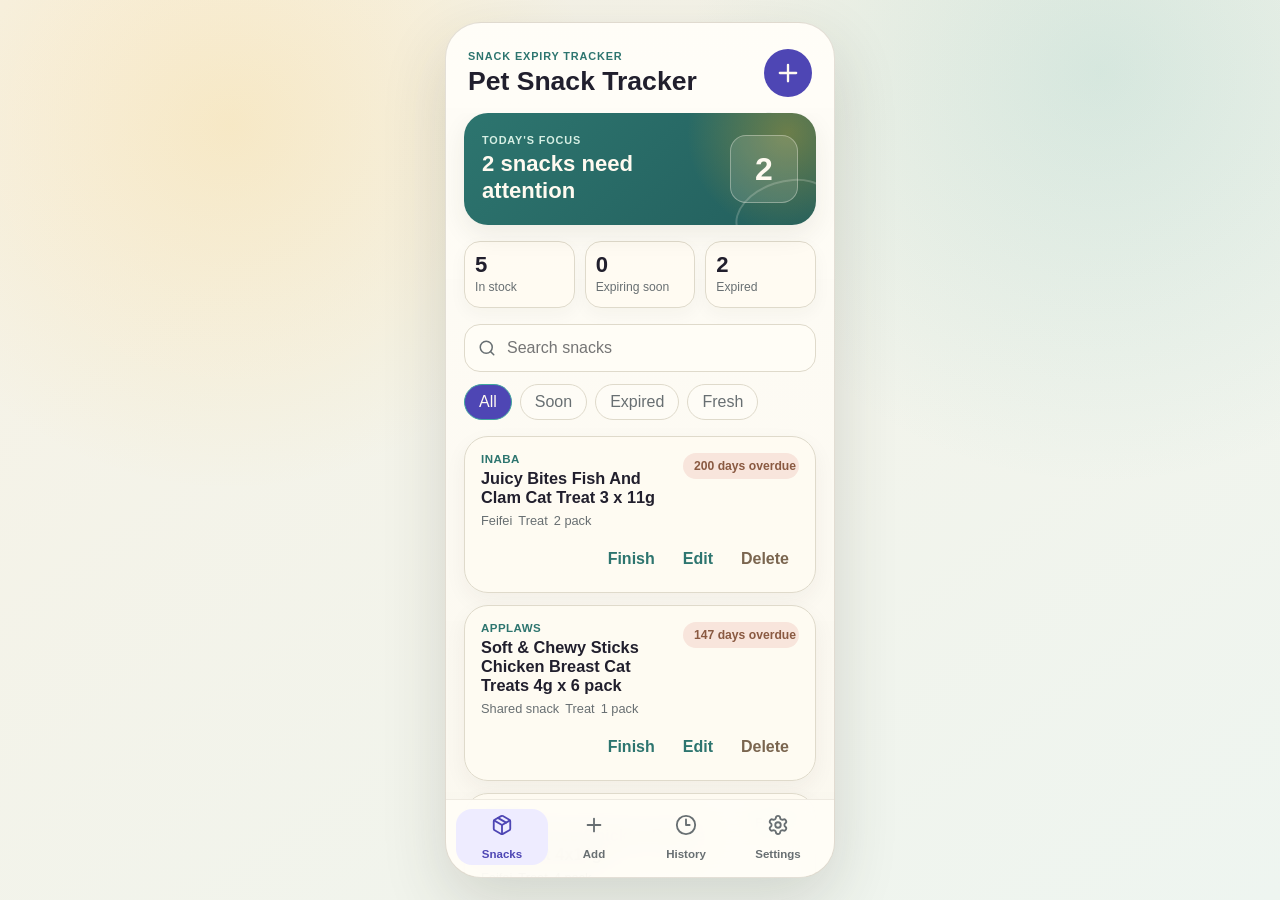
<file: index.html>
<!doctype html>
<html lang="en">
<head>
  <meta charset="utf-8">
  <meta name="viewport" content="width=device-width, initial-scale=1">
  <title>Pet Snack Tracker Prototype</title>
  <link rel="stylesheet" href="./styles.css">
</head>
<body>
  <main class="app-shell" aria-label="Pet Snack Tracker prototype">
    <section class="phone-frame">
      <div class="paw-decoration" aria-hidden="true">
        <svg viewBox="0 0 24 24" focusable="false">
          <g fill="none" stroke="currentColor" stroke-linecap="round" stroke-linejoin="round" stroke-width="2">
            <circle fill="currentColor" cx="11" cy="4" r="2"></circle>
            <circle fill="currentColor" cx="18" cy="8" r="2"></circle>
            <circle fill="currentColor" cx="20" cy="16" r="2"></circle>
            <path fill="currentColor" d="M9 10a5 5 0 0 1 5 5v3.5a3.5 3.5 0 0 1-6.84 1.045q-.64-2.065-2.7-2.705A3.5 3.5 0 0 1 5.5 10Z"></path>
          </g>
        </svg>
      </div>
      <header class="topbar">
        <div>
          <p class="eyebrow" data-i18n="eyebrow">Snack expiry tracker</p>
          <h1 data-i18n="appTitle">Pet Snack Tracker</h1>
        </div>
        <button class="icon-button" type="button" id="quickAddButton" aria-label="Add snack">
          <svg class="ui-icon" viewBox="0 0 24 24" aria-hidden="true" focusable="false">
            <path d="M5 12h14m-7-7v14"></path>
          </svg>
        </button>
      </header>

      <section class="screen active" id="screen-snacks" aria-labelledby="snacksTitle">
        <div class="hero-panel">
          <div>
            <p class="panel-label" data-i18n="todayFocus">Today's focus</p>
            <h2 id="focusTitle">Everything looks fresh</h2>
          </div>
          <div class="focus-count" aria-hidden="true">
            <span id="focusCount">0</span>
          </div>
        </div>

        <div class="summary-strip" aria-label="Snack summary">
          <div>
            <strong id="totalCount">0</strong>
            <span data-i18n="inStock">In stock</span>
          </div>
          <div>
            <strong id="soonCount">0</strong>
            <span data-i18n="expiringSoon">Expiring soon</span>
          </div>
          <div>
            <strong id="expiredCount">0</strong>
            <span data-i18n="expired">Expired</span>
          </div>
        </div>

        <div class="search-row">
          <label class="search-field">
            <svg class="ui-icon search-icon" viewBox="0 0 24 24" aria-hidden="true" focusable="false">
              <path d="m21 21-4.34-4.34"></path>
              <circle cx="11" cy="11" r="8"></circle>
            </svg>
            <input id="searchInput" type="search" autocomplete="off" data-i18n-placeholder="searchPlaceholder" placeholder="Search snacks">
          </label>
        </div>

        <div class="filter-row" role="tablist" aria-label="Snack status filters">
          <button class="filter-chip active" type="button" data-filter="all" data-i18n="filterAll">All</button>
          <button class="filter-chip" type="button" data-filter="soon" data-i18n="filterSoon">Soon</button>
          <button class="filter-chip" type="button" data-filter="expired" data-i18n="filterExpired">Expired</button>
          <button class="filter-chip" type="button" data-filter="fresh" data-i18n="filterFresh">Fresh</button>
        </div>

        <section class="snack-list" id="snackList" aria-live="polite"></section>

        <section class="empty-state hidden" id="emptyState">
          <svg class="ui-icon empty-mark" viewBox="0 0 24 24" aria-hidden="true" focusable="false">
            <path d="M12 22V12m4 5h6m-3-3v6m2-9.465V8a2 2 0 0 0-1-1.73l-7-4a2 2 0 0 0-2 0l-7 4A2 2 0 0 0 3 8v8a2 2 0 0 0 1 1.729l7 4a2 2 0 0 0 2 .001l1.675-.955"></path>
            <path d="M3.29 7 12 12l8.71-5M7.5 4.27l8.997 5.148"></path>
          </svg>
          <h2 data-i18n="emptyTitle">No snacks yet</h2>
          <p data-i18n="emptyBody">Add the first treat and we'll keep its expiry date visible.</p>
          <button class="primary-button" type="button" id="emptyAddButton" data-i18n="addSnack">Add Snack</button>
        </section>
      </section>

      <section class="screen" id="screen-add" aria-labelledby="addTitle">
        <div class="section-heading">
          <p class="panel-label" data-i18n="quickEntry">Quick entry</p>
          <h2 id="addTitle" data-i18n="addSnack">Add Snack</h2>
        </div>

        <button class="scan-button" type="button" id="scanButton">
          <svg class="ui-icon scan-icon" viewBox="0 0 24 24" aria-hidden="true" focusable="false">
            <path d="M3 7V5a2 2 0 0 1 2-2h2m10 0h2a2 2 0 0 1 2 2v2m0 10v2a2 2 0 0 1-2 2h-2M7 21H5a2 2 0 0 1-2-2v-2M8 7v10m4-10v10m5-10v10"></path>
          </svg>
          <span>
            <strong data-i18n="scanProduct">Scan product code</strong>
            <small data-i18n="scanHint">Coming in native app. Manual entry works now.</small>
          </span>
        </button>

        <form class="snack-form" id="snackForm">
          <input type="hidden" id="editingId">

          <label>
            <span data-i18n="brand">Brand</span>
            <input id="brandInput" list="brandOptions" type="text" maxlength="48" autocomplete="off" data-i18n-placeholder="brandPlaceholder" placeholder="Inaba">
            <datalist id="brandOptions"></datalist>
          </label>

          <label>
            <span data-i18n="productName">Product name</span>
            <input id="nameInput" list="productOptions" type="text" required maxlength="96" autocomplete="off" data-i18n-placeholder="snackNamePlaceholder" placeholder="Churu Puree Chicken Recipe">
            <datalist id="productOptions"></datalist>
          </label>

          <label>
            <span data-i18n="pets">Pets</span>
            <div class="pet-picker" id="petPicker" aria-label="Pet picker"></div>
            <small class="field-help" data-i18n="petPickerHelp">Choose one, many, or leave empty for a shared snack.</small>
          </label>

          <div class="form-grid">
            <label>
              <span data-i18n="category">Category</span>
              <select id="categoryInput">
                <option value="treat" data-i18n="categoryTreat">Treat</option>
                <option value="wetFood" data-i18n="categoryWetFood">Wet food</option>
                <option value="dryFood" data-i18n="categoryDryFood">Dry food</option>
                <option value="dental" data-i18n="categoryDental">Dental</option>
                <option value="supplement" data-i18n="categorySupplement">Supplement</option>
                <option value="other" data-i18n="categoryOther">Other</option>
              </select>
            </label>
            <label>
              <span data-i18n="quantity">Quantity</span>
              <input id="quantityInput" type="number" min="1" value="1">
            </label>
          </div>

          <div class="form-grid">
            <label>
              <span data-i18n="unit">Unit</span>
              <select id="unitInput">
                <option value="pack" data-i18n="unitPack">pack</option>
                <option value="bag" data-i18n="unitBag">bag</option>
                <option value="can" data-i18n="unitCan">can</option>
                <option value="box" data-i18n="unitBox">box</option>
                <option value="stick" data-i18n="unitStick">stick</option>
              </select>
            </label>
            <label>
              <span data-i18n="reminder">Reminder</span>
              <select id="reminderInput">
                <option value="1" data-i18n="reminder1">1 day before</option>
                <option value="3" data-i18n="reminder3">3 days before</option>
                <option value="7" selected data-i18n="reminder7">7 days before</option>
                <option value="14" data-i18n="reminder14">14 days before</option>
                <option value="30" data-i18n="reminder30">30 days before</option>
              </select>
            </label>
          </div>

          <label>
            <span data-i18n="expiryDate">Expiry date</span>
            <input id="expiryInput" type="date" required>
          </label>

          <label class="toggle-row">
            <span>
              <strong data-i18n="opened">Opened</strong>
              <small data-i18n="openedHint">Track treats that should be finished sooner.</small>
            </span>
            <input id="openedInput" type="checkbox">
          </label>

          <label>
            <span data-i18n="notes">Notes</span>
            <textarea id="notesInput" rows="3" maxlength="140" data-i18n-placeholder="notesPlaceholder" placeholder="Shelf location, flavor, or feeding note"></textarea>
          </label>

          <div class="form-actions">
            <button class="secondary-button" type="button" id="cancelEditButton" data-i18n="cancel">Cancel</button>
            <button class="primary-button" type="submit" data-i18n="saveSnack">Save Snack</button>
          </div>
        </form>
      </section>

      <section class="screen" id="screen-history" aria-labelledby="historyTitle">
        <div class="section-heading">
          <p class="panel-label" data-i18n="finishedArchive">Finished archive</p>
          <h2 id="historyTitle" data-i18n="history">History</h2>
        </div>
        <section class="snack-list" id="historyList"></section>
        <section class="empty-state compact hidden" id="historyEmpty">
          <svg class="ui-icon empty-mark" viewBox="0 0 24 24" aria-hidden="true" focusable="false">
            <path d="M12 22V12m4 5h6m-3-3v6m2-9.465V8a2 2 0 0 0-1-1.73l-7-4a2 2 0 0 0-2 0l-7 4A2 2 0 0 0 3 8v8a2 2 0 0 0 1 1.729l7 4a2 2 0 0 0 2 .001l1.675-.955"></path>
            <path d="M3.29 7 12 12l8.71-5M7.5 4.27l8.997 5.148"></path>
          </svg>
          <h2 data-i18n="historyEmptyTitle">Nothing finished yet</h2>
          <p data-i18n="historyEmptyBody">Finished snacks will move here automatically.</p>
        </section>
      </section>

      <section class="screen" id="screen-settings" aria-labelledby="settingsTitle">
        <div class="section-heading">
          <p class="panel-label" data-i18n="preferences">Preferences</p>
          <h2 id="settingsTitle" data-i18n="settings">Settings</h2>
        </div>

        <div class="settings-group">
          <button class="settings-link" type="button" id="managePetsButton">
            <span>
              <strong data-i18n="managePets">Manage pets</strong>
              <small id="petsSummary">2 pets</small>
            </span>
            <svg class="ui-icon link-icon" viewBox="0 0 24 24" aria-hidden="true" focusable="false">
              <path d="m9 18 6-6-6-6"></path>
            </svg>
          </button>

          <label>
            <span data-i18n="language">Language</span>
            <select id="languageSelect">
              <option value="en">English</option>
              <option value="zh">简体中文</option>
            </select>
          </label>

          <label>
            <span data-i18n="defaultReminder">Default reminder</span>
            <select id="defaultReminderSelect">
              <option value="1" data-i18n="reminder1">1 day before</option>
              <option value="3" data-i18n="reminder3">3 days before</option>
              <option value="7" data-i18n="reminder7">7 days before</option>
              <option value="14" data-i18n="reminder14">14 days before</option>
              <option value="30" data-i18n="reminder30">30 days before</option>
            </select>
          </label>

          <button class="secondary-button full-width" type="button" id="resetButton" data-i18n="resetDemo">Reset demo data</button>
        </div>

        <div class="notice-panel">
          <h3 data-i18n="prototypeNoteTitle">Prototype note</h3>
          <p data-i18n="prototypeNoteBody">This version simulates reminder logic. Native notification scheduling comes in the app build.</p>
        </div>
      </section>

      <section class="screen" id="screen-pets" aria-labelledby="petsTitle">
        <div class="section-heading with-action">
          <div>
            <p class="panel-label" data-i18n="household">Household</p>
            <h2 id="petsTitle" data-i18n="managePets">Manage pets</h2>
          </div>
          <button class="small-button" type="button" id="backToSettingsButton" data-i18n="settings">Settings</button>
        </div>

        <form class="pet-form" id="petForm">
          <input type="hidden" id="editingPetId">
          <label>
            <span data-i18n="petName">Pet name</span>
            <input id="petNameInput" type="text" maxlength="32" data-i18n-placeholder="petNamePlaceholder" placeholder="Feifei">
          </label>
          <label>
            <span data-i18n="species">Species</span>
            <select id="speciesInput">
              <option value="cat" data-i18n="speciesCat">Cat</option>
              <option value="dog" data-i18n="speciesDog">Dog</option>
              <option value="other" data-i18n="speciesOther">Other</option>
            </select>
          </label>
          <button class="primary-button" type="submit" data-i18n="savePet">Save Pet</button>
        </form>

        <section class="pet-list" id="petList"></section>
      </section>

      <nav class="bottom-nav" aria-label="Primary navigation">
        <button class="nav-item active" type="button" data-screen="snacks">
          <svg class="ui-icon nav-icon" viewBox="0 0 24 24" aria-hidden="true" focusable="false">
            <path d="m7.5 4.27 9 5.15"></path>
            <path d="M3.29 7 12 12l8.71-5"></path>
            <path d="M12 22V12"></path>
            <path d="m4 6.27 7-4a2 2 0 0 1 2 0l7 4A2 2 0 0 1 21 8v8a2 2 0 0 1-1 1.73l-7 4a2 2 0 0 1-2 0l-7-4A2 2 0 0 1 3 16V8a2 2 0 0 1 1-1.73Z"></path>
          </svg>
          <span data-i18n="navSnacks">Snacks</span>
        </button>
        <button class="nav-item" type="button" data-screen="add">
          <svg class="ui-icon nav-icon" viewBox="0 0 24 24" aria-hidden="true" focusable="false">
            <path d="M5 12h14m-7-7v14"></path>
          </svg>
          <span data-i18n="navAdd">Add</span>
        </button>
        <button class="nav-item" type="button" data-screen="history">
          <svg class="ui-icon nav-icon" viewBox="0 0 24 24" aria-hidden="true" focusable="false">
            <circle cx="12" cy="12" r="10"></circle>
            <path d="M12 6v6h4"></path>
          </svg>
          <span data-i18n="navHistory">History</span>
        </button>
        <button class="nav-item" type="button" data-screen="settings">
          <svg class="ui-icon nav-icon" viewBox="0 0 24 24" aria-hidden="true" focusable="false">
            <path d="M9.671 4.136a2.34 2.34 0 0 1 4.659 0 2.34 2.34 0 0 0 3.319 1.915 2.34 2.34 0 0 1 2.33 4.033 2.34 2.34 0 0 0 0 3.831 2.34 2.34 0 0 1-2.33 4.033 2.34 2.34 0 0 0-3.319 1.915 2.34 2.34 0 0 1-4.659 0 2.34 2.34 0 0 0-3.32-1.915 2.34 2.34 0 0 1-2.33-4.033 2.34 2.34 0 0 0 0-3.831A2.34 2.34 0 0 1 6.35 6.051a2.34 2.34 0 0 0 3.319-1.915"></path>
            <circle cx="12" cy="12" r="3"></circle>
          </svg>
          <span data-i18n="navSettings">Settings</span>
        </button>
      </nav>
    </section>
  </main>

  <script src="./app.js"></script>
</body>
</html>
</file>
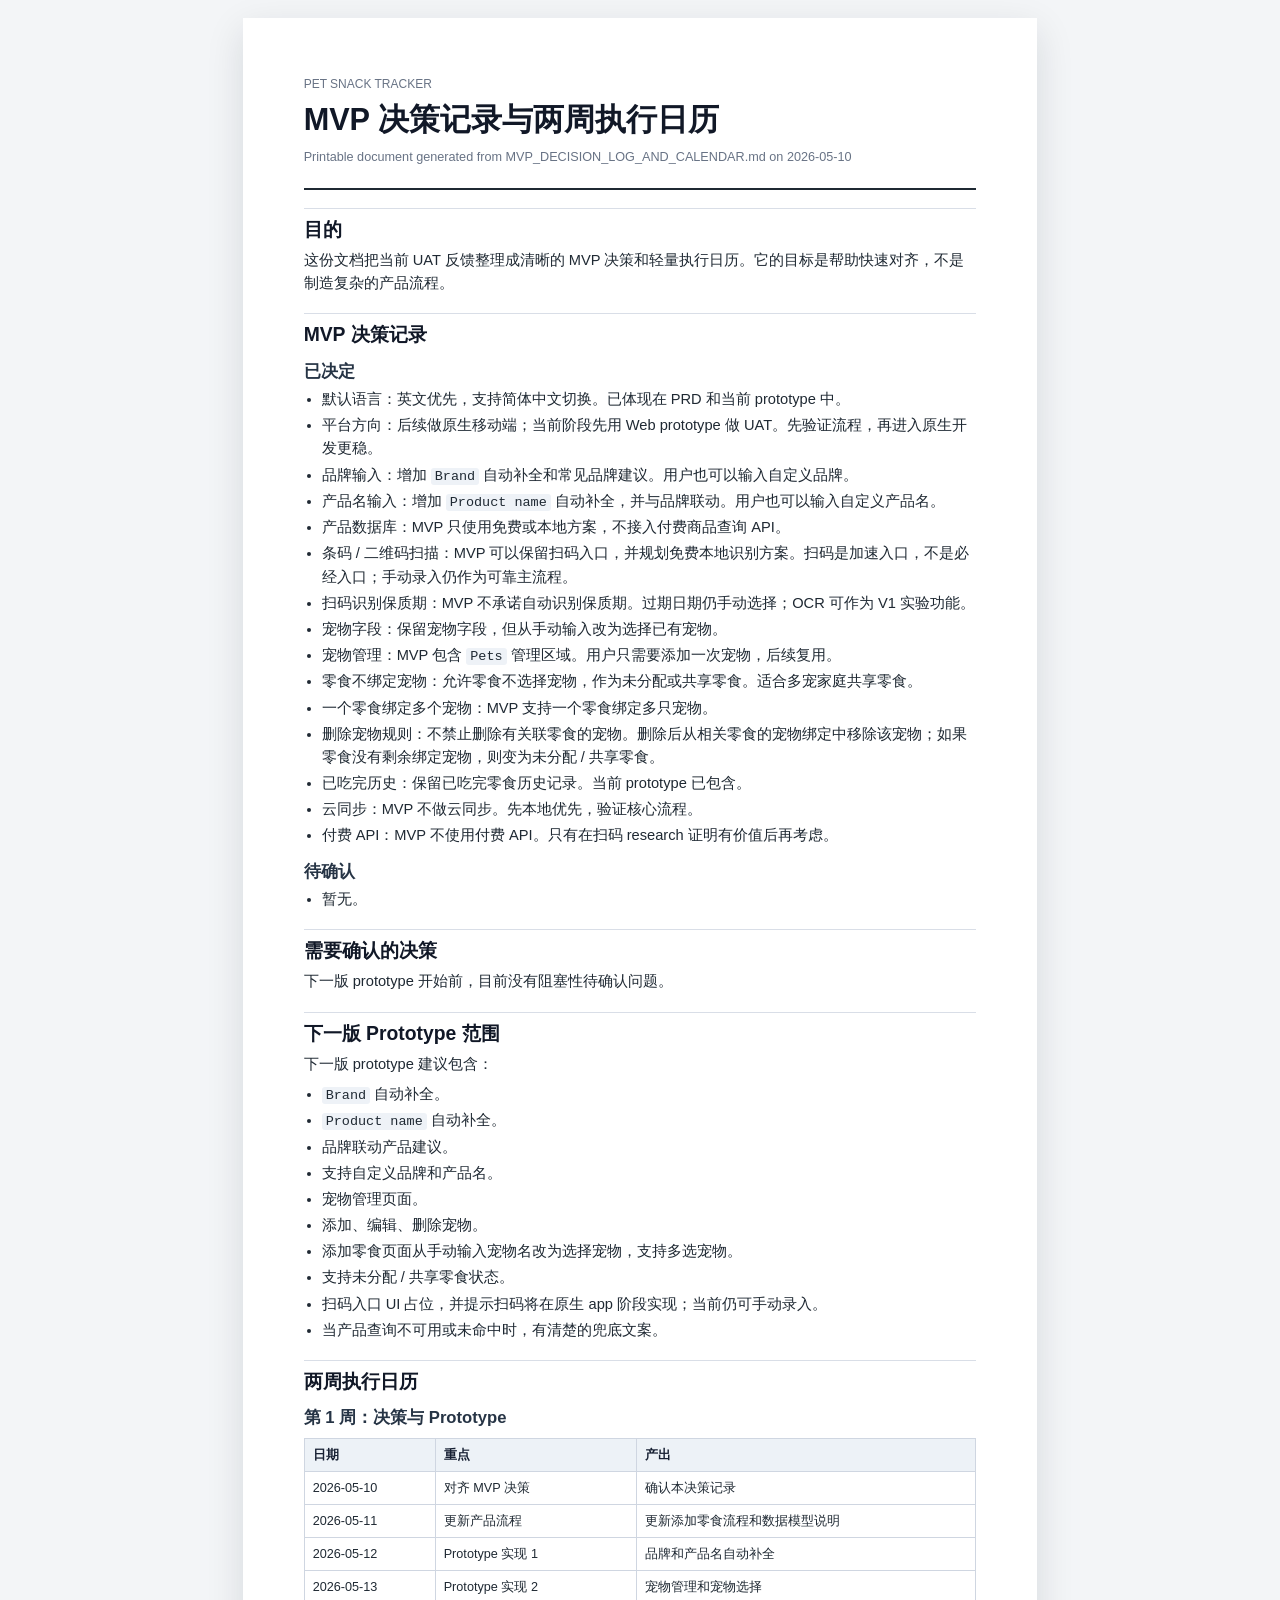
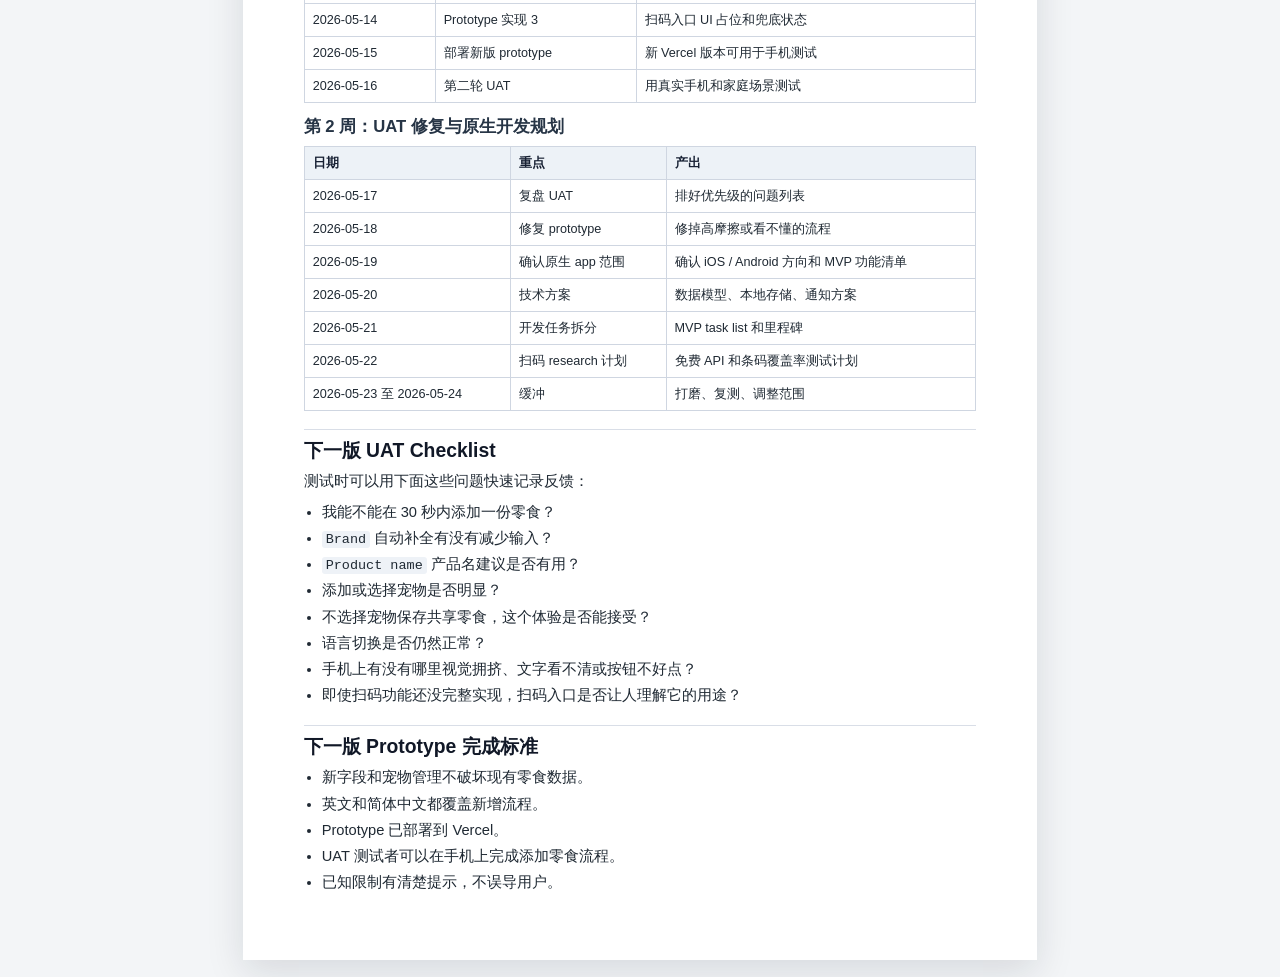
<file: MVP_DECISION_LOG_AND_CALENDAR_print.html>
<!doctype html>
<html lang="zh-CN">
<head>
  <meta charset="utf-8">
  <meta name="viewport" content="width=device-width, initial-scale=1">
  <title>MVP 决策记录与两周执行日历</title>
  <style>
    @font-face {
      font-family: "PRD Noto Sans CJK SC";
      src: url("file:///Users/pennyzhang/Library/Fonts/NotoSansCJKsc-Regular.otf") format("opentype");
      font-weight: 400;
      font-style: normal;
      font-display: swap;
    }

    @font-face {
      font-family: "PRD Noto Sans CJK SC";
      src: url("file:///Users/pennyzhang/Library/Fonts/NotoSansCJKsc-Bold.otf") format("opentype");
      font-weight: 700;
      font-style: normal;
      font-display: swap;
    }

    @page {
      size: A4;
      margin: 18mm 16mm 20mm;
    }

    * {
      box-sizing: border-box;
    }

    body {
      margin: 0;
      background: #f3f5f7;
      color: #1f2933;
      font-family: "PRD Noto Sans CJK SC", -apple-system, BlinkMacSystemFont, "Segoe UI", "PingFang SC", "Microsoft YaHei", sans-serif;
      font-size: 11pt;
      line-height: 1.58;
    }

    main {
      width: 210mm;
      min-height: 297mm;
      margin: 18px auto;
      padding: 15mm 16mm;
      background: #fff;
      box-shadow: 0 12px 36px rgba(15, 23, 42, 0.12);
    }

    .cover {
      border-bottom: 2px solid #1f2933;
      margin-bottom: 18px;
      padding-bottom: 14px;
    }

    .eyebrow {
      margin: 0 0 8px;
      color: #687385;
      font-size: 9pt;
      letter-spacing: 0;
      text-transform: uppercase;
    }

    h1 {
      margin: 0 0 10px;
      color: #111827;
      font-size: 23pt;
      line-height: 1.15;
      page-break-after: avoid;
    }

    h2 {
      margin: 18px 0 7px;
      padding-top: 8px;
      border-top: 1px solid #d9dee7;
      color: #111827;
      font-size: 14.5pt;
      line-height: 1.3;
      page-break-after: avoid;
    }

    h3 {
      margin: 13px 0 5px;
      color: #263445;
      font-size: 12.5pt;
      line-height: 1.35;
      page-break-after: avoid;
    }

    p {
      margin: 4px 0 7px;
    }

    ul {
      margin: 5px 0 9px 18px;
      padding: 0;
    }

    li {
      margin: 3px 0;
    }

    .step {
      margin-left: 2px;
    }

    table {
      width: 100%;
      margin: 8px 0 13px;
      border-collapse: collapse;
      font-size: 9.5pt;
    }

    th,
    td {
      border: 1px solid #cfd6e1;
      padding: 6px 8px;
      vertical-align: top;
    }

    th {
      background: #edf2f7;
      color: #172033;
      font-weight: 700;
      text-align: left;
    }

    code {
      border-radius: 3px;
      background: #eef2f7;
      padding: 1px 4px;
      font-family: "SFMono-Regular", Consolas, monospace;
      font-size: 0.92em;
    }

    .meta {
      color: #687385;
      font-size: 9.5pt;
    }

    @media print {
      body {
        background: #fff;
      }

      main {
        width: auto;
        min-height: 0;
        margin: 0;
        padding: 0;
        box-shadow: none;
      }

      h2 {
        page-break-after: avoid;
      }

      h3,
      table {
        page-break-inside: avoid;
      }
    }
  </style>
</head>
<body>
  <main>
    <section class="cover">
      <p class="eyebrow">Pet Snack Tracker</p>
      <h1>MVP 决策记录与两周执行日历</h1>
      <p class="meta">Printable document generated from MVP_DECISION_LOG_AND_CALENDAR.md on 2026-05-10</p>
    </section>
<h2>目的</h2>
<p>这份文档把当前 UAT 反馈整理成清晰的 MVP 决策和轻量执行日历。它的目标是帮助快速对齐，不是制造复杂的产品流程。</p>
<h2>MVP 决策记录</h2>
<h3>已决定</h3>
<ul>
<li>默认语言：英文优先，支持简体中文切换。已体现在 PRD 和当前 prototype 中。</li>
<li>平台方向：后续做原生移动端；当前阶段先用 Web prototype 做 UAT。先验证流程，再进入原生开发更稳。</li>
<li>品牌输入：增加 <code>Brand</code> 自动补全和常见品牌建议。用户也可以输入自定义品牌。</li>
<li>产品名输入：增加 <code>Product name</code> 自动补全，并与品牌联动。用户也可以输入自定义产品名。</li>
<li>产品数据库：MVP 只使用免费或本地方案，不接入付费商品查询 API。</li>
<li>条码 / 二维码扫描：MVP 可以保留扫码入口，并规划免费本地识别方案。扫码是加速入口，不是必经入口；手动录入仍作为可靠主流程。</li>
<li>扫码识别保质期：MVP 不承诺自动识别保质期。过期日期仍手动选择；OCR 可作为 V1 实验功能。</li>
<li>宠物字段：保留宠物字段，但从手动输入改为选择已有宠物。</li>
<li>宠物管理：MVP 包含 <code>Pets</code> 管理区域。用户只需要添加一次宠物，后续复用。</li>
<li>零食不绑定宠物：允许零食不选择宠物，作为未分配或共享零食。适合多宠家庭共享零食。</li>
<li>一个零食绑定多个宠物：MVP 支持一个零食绑定多只宠物。</li>
<li>删除宠物规则：不禁止删除有关联零食的宠物。删除后从相关零食的宠物绑定中移除该宠物；如果零食没有剩余绑定宠物，则变为未分配 / 共享零食。</li>
<li>已吃完历史：保留已吃完零食历史记录。当前 prototype 已包含。</li>
<li>云同步：MVP 不做云同步。先本地优先，验证核心流程。</li>
<li>付费 API：MVP 不使用付费 API。只有在扫码 research 证明有价值后再考虑。</li>
</ul>
<h3>待确认</h3>
<ul>
<li>暂无。</li>
</ul>
<h2>需要确认的决策</h2>
<p>下一版 prototype 开始前，目前没有阻塞性待确认问题。</p>
<h2>下一版 Prototype 范围</h2>
<p>下一版 prototype 建议包含：</p>
<ul>
<li><code>Brand</code> 自动补全。</li>
<li><code>Product name</code> 自动补全。</li>
<li>品牌联动产品建议。</li>
<li>支持自定义品牌和产品名。</li>
<li>宠物管理页面。</li>
<li>添加、编辑、删除宠物。</li>
<li>添加零食页面从手动输入宠物名改为选择宠物，支持多选宠物。</li>
<li>支持未分配 / 共享零食状态。</li>
<li>扫码入口 UI 占位，并提示扫码将在原生 app 阶段实现；当前仍可手动录入。</li>
<li>当产品查询不可用或未命中时，有清楚的兜底文案。</li>
</ul>
<h2>两周执行日历</h2>
<h3>第 1 周：决策与 Prototype</h3>
<table>
<thead><tr><th>日期</th><th>重点</th><th>产出</th></tr></thead>
<tbody>
<tr><td>2026-05-10</td><td>对齐 MVP 决策</td><td>确认本决策记录</td></tr>
<tr><td>2026-05-11</td><td>更新产品流程</td><td>更新添加零食流程和数据模型说明</td></tr>
<tr><td>2026-05-12</td><td>Prototype 实现 1</td><td>品牌和产品名自动补全</td></tr>
<tr><td>2026-05-13</td><td>Prototype 实现 2</td><td>宠物管理和宠物选择</td></tr>
<tr><td>2026-05-14</td><td>Prototype 实现 3</td><td>扫码入口 UI 占位和兜底状态</td></tr>
<tr><td>2026-05-15</td><td>部署新版 prototype</td><td>新 Vercel 版本可用于手机测试</td></tr>
<tr><td>2026-05-16</td><td>第二轮 UAT</td><td>用真实手机和家庭场景测试</td></tr>
</tbody></table>
<h3>第 2 周：UAT 修复与原生开发规划</h3>
<table>
<thead><tr><th>日期</th><th>重点</th><th>产出</th></tr></thead>
<tbody>
<tr><td>2026-05-17</td><td>复盘 UAT</td><td>排好优先级的问题列表</td></tr>
<tr><td>2026-05-18</td><td>修复 prototype</td><td>修掉高摩擦或看不懂的流程</td></tr>
<tr><td>2026-05-19</td><td>确认原生 app 范围</td><td>确认 iOS / Android 方向和 MVP 功能清单</td></tr>
<tr><td>2026-05-20</td><td>技术方案</td><td>数据模型、本地存储、通知方案</td></tr>
<tr><td>2026-05-21</td><td>开发任务拆分</td><td>MVP task list 和里程碑</td></tr>
<tr><td>2026-05-22</td><td>扫码 research 计划</td><td>免费 API 和条码覆盖率测试计划</td></tr>
<tr><td>2026-05-23 至 2026-05-24</td><td>缓冲</td><td>打磨、复测、调整范围</td></tr>
</tbody></table>
<h2>下一版 UAT Checklist</h2>
<p>测试时可以用下面这些问题快速记录反馈：</p>
<ul>
<li>我能不能在 30 秒内添加一份零食？</li>
<li><code>Brand</code> 自动补全有没有减少输入？</li>
<li><code>Product name</code> 产品名建议是否有用？</li>
<li>添加或选择宠物是否明显？</li>
<li>不选择宠物保存共享零食，这个体验是否能接受？</li>
<li>语言切换是否仍然正常？</li>
<li>手机上有没有哪里视觉拥挤、文字看不清或按钮不好点？</li>
<li>即使扫码功能还没完整实现，扫码入口是否让人理解它的用途？</li>
</ul>
<h2>下一版 Prototype 完成标准</h2>
<ul>
<li>新字段和宠物管理不破坏现有零食数据。</li>
<li>英文和简体中文都覆盖新增流程。</li>
<li>Prototype 已部署到 Vercel。</li>
<li>UAT 测试者可以在手机上完成添加零食流程。</li>
<li>已知限制有清楚提示，不误导用户。</li>
</ul>
  </main>
</body>
</html>
</file>
<file: styles.css>
:root {
  color-scheme: light;
  --moon-piccolo: #4e46b4;
  --moon-hit: #40a69f;
  --moon-beerus: #e2e2e2;
  --moon-goku: #f5f5f5;
  --moon-gohan: #ffffff;
  --moon-trunks: #595d62;
  --moon-krillin: #ffb319;
  --ink: #211f2d;
  --ink-soft: #686f72;
  --paper: #f5f3eb;
  --surface: #fffdf7;
  --surface-soft: #f2efe5;
  --line: #dfdacb;
  --sage: #40a69f;
  --sage-dark: #2d756f;
  --sky: #88b8cf;
  --honey: #ffb319;
  --lavender: #b6a7d8;
  --mint-soft: #e7f6f3;
  --gold-soft: #fff4d7;
  --clay-soft: #f8e5dc;
  --shadow: 0 24px 64px rgba(51, 47, 38, 0.16);
  --shadow-soft: 0 10px 26px rgba(51, 47, 38, 0.08);
  --radius-xs: 4px;
  --radius-sm: 8px;
  --radius-md: 12px;
  --radius-lg: 16px;
  --radius-xl: 24px;
  --radius-pill: 999px;
  --radius: var(--radius-lg);
  --ease: cubic-bezier(0.16, 1, 0.3, 1);
}

* {
  box-sizing: border-box;
}

body {
  min-height: 100vh;
  margin: 0;
  overflow-x: hidden;
  background:
    radial-gradient(circle at 18% 14%, rgba(255, 179, 25, 0.16), transparent 28%),
    radial-gradient(circle at 86% 8%, rgba(64, 166, 159, 0.16), transparent 30%),
    linear-gradient(145deg, #f7f2e5, #eef5f0);
  color: var(--ink);
  font-family: "DM Sans", ui-rounded, "SF Pro Rounded", -apple-system, BlinkMacSystemFont, "Segoe UI", sans-serif;
}

button,
input,
select,
textarea {
  font: inherit;
}

button {
  cursor: pointer;
}

.ui-icon {
  display: block;
  width: 24px;
  height: 24px;
  fill: none;
  stroke: currentColor;
  stroke-width: 2;
  stroke-linecap: round;
  stroke-linejoin: round;
}

.app-shell {
  display: grid;
  width: 100%;
  min-height: 100vh;
  place-items: center;
  padding: 22px;
}

.phone-frame {
  position: relative;
  display: flex;
  width: min(100%, 390px);
  max-width: 100vw;
  height: min(860px, calc(100vh - 44px));
  min-height: 680px;
  flex-direction: column;
  overflow: hidden;
  border: 1px solid rgba(91, 72, 43, 0.16);
  border-radius: 36px;
  background:
    linear-gradient(180deg, rgba(255, 253, 247, 0.96), rgba(250, 247, 238, 0.98)),
    var(--surface);
  box-shadow: var(--shadow);
}

.paw-decoration {
  position: absolute;
  top: 86px;
  right: 30px;
  width: 58px;
  height: 58px;
  color: rgba(111, 168, 144, 0.13);
  pointer-events: none;
  transform: rotate(-11deg);
  z-index: 0;
}

.paw-decoration svg {
  display: block;
  width: 100%;
  height: 100%;
}

.topbar {
  display: flex;
  align-items: center;
  justify-content: space-between;
  gap: 18px;
  padding: 26px 22px 16px;
}

.eyebrow,
.panel-label {
  margin: 0 0 5px;
  color: var(--sage-dark);
  font-size: 0.68rem;
  font-weight: 900;
  letter-spacing: 0.08em;
  text-transform: uppercase;
}

h1,
h2,
h3,
p {
  margin-top: 0;
}

h1 {
  margin-bottom: 0;
  font-size: 1.66rem;
  line-height: 1.08;
}

h2 {
  margin-bottom: 0;
  font-size: 1.38rem;
  line-height: 1.18;
}

h3 {
  margin-bottom: 6px;
  font-size: 1rem;
}

.icon-button {
  display: grid;
  width: 48px;
  height: 48px;
  flex: 0 0 auto;
  place-items: center;
  border: 0;
  border-radius: 50%;
  background: var(--moon-piccolo);
  color: #fffaf0;
  line-height: 1;
  transition: transform 180ms var(--ease), background 180ms var(--ease);
}

.icon-button .ui-icon {
  width: 28px;
  height: 28px;
}

.icon-button:active {
  transform: scale(0.94);
}

.screen {
  display: none;
  flex: 1;
  width: 100%;
  min-width: 0;
  overflow-x: hidden;
  overflow-y: auto;
  padding: 0 18px 92px;
  scrollbar-width: none;
}

.screen::-webkit-scrollbar {
  display: none;
}

.screen.active {
  display: block;
  animation: screenIn 260ms var(--ease);
}

.hero-panel {
  position: relative;
  display: flex;
  min-height: 112px;
  align-items: center;
  justify-content: space-between;
  gap: 18px;
  margin-bottom: 16px;
  overflow: hidden;
  border: 0;
  border-radius: var(--radius-xl);
  background:
    radial-gradient(circle at 92% 18%, rgba(255, 179, 25, 0.32), transparent 30%),
    linear-gradient(135deg, #2d756f, #235f5d);
  color: #fffaf0;
  padding: 20px 18px;
  box-shadow: var(--shadow-soft);
}

.hero-panel::after {
  position: absolute;
  right: -18px;
  bottom: -20px;
  width: 96px;
  height: 60px;
  border: 2px solid rgba(255, 250, 240, 0.2);
  border-radius: 50%;
  content: "";
  transform: rotate(-18deg);
}

.hero-panel .panel-label {
  color: #d6efe4;
}

.focus-count {
  display: grid;
  width: 68px;
  height: 68px;
  flex: 0 0 auto;
  place-items: center;
  border: 1px solid rgba(255, 250, 240, 0.34);
  border-radius: var(--radius-lg);
  background: rgba(255, 250, 240, 0.13);
  font-size: 2rem;
  font-weight: 900;
}

.summary-strip {
  display: grid;
  grid-template-columns: repeat(3, minmax(0, 1fr));
  gap: 10px;
  margin-bottom: 16px;
}

.summary-strip div,
.snack-card,
.notice-panel,
.settings-link,
.pet-card,
.scan-button {
  border: 1px solid var(--line);
  background: rgba(255, 252, 243, 0.86);
}

.summary-strip div {
  min-width: 0;
  border-radius: var(--radius-lg);
  padding: 12px 10px;
  box-shadow: 0 6px 18px rgba(51, 47, 38, 0.04);
}

.summary-strip strong {
  display: block;
  font-size: 1.38rem;
  line-height: 1;
}

.summary-strip span {
  display: block;
  margin-top: 5px;
  color: var(--ink-soft);
  font-size: 0.76rem;
  line-height: 1.15;
}

.search-row {
  margin-bottom: 12px;
}

.search-field {
  position: relative;
  display: block;
}

.search-field input,
.snack-form input,
.pet-form input,
.snack-form select,
.pet-form select,
.snack-form textarea,
.settings-group select {
  width: 100%;
  min-height: 48px;
  border: 1px solid var(--line);
  border-radius: var(--radius);
  background: rgba(255, 253, 247, 0.92);
  color: var(--ink);
  outline: none;
  padding: 12px 14px;
  transition: border-color 180ms var(--ease), box-shadow 180ms var(--ease), background 180ms var(--ease);
}

.search-field input {
  padding-left: 42px;
}

.search-field input:focus,
.snack-form input:focus,
.pet-form input:focus,
.snack-form select:focus,
.pet-form select:focus,
.snack-form textarea:focus,
.settings-group select:focus {
  border-color: var(--sage);
  background: #fffdf5;
  box-shadow: 0 0 0 4px rgba(64, 166, 159, 0.18);
}

.search-icon {
  position: absolute;
  left: 14px;
  top: 50%;
  width: 18px;
  height: 18px;
  color: var(--ink-soft);
  transform: translateY(-50%);
}

.filter-row {
  display: flex;
  gap: 8px;
  margin: 0 -18px 14px;
  overflow-x: auto;
  padding: 0 18px 2px;
  scrollbar-width: none;
}

.filter-row::-webkit-scrollbar {
  display: none;
}

.filter-chip {
  min-height: 36px;
  flex: 0 0 auto;
  border: 1px solid var(--line);
  border-radius: 999px;
  background: rgba(255, 253, 247, 0.82);
  color: var(--ink-soft);
  padding: 0 14px;
  transition: background 180ms var(--ease), color 180ms var(--ease), border-color 180ms var(--ease);
}

.filter-chip.active {
  border-color: var(--sage);
  background: var(--moon-piccolo);
  color: #fffaf0;
}

.snack-list,
.pet-list {
  display: grid;
  gap: 12px;
}

.snack-card {
  display: grid;
  grid-template-columns: minmax(0, 1fr) auto;
  gap: 14px;
  align-items: start;
  border-radius: var(--radius-xl);
  padding: 16px;
  box-shadow: 0 8px 22px rgba(51, 47, 38, 0.05);
  transition: transform 180ms var(--ease), border-color 180ms var(--ease), box-shadow 180ms var(--ease);
}

.snack-card:focus-within,
.snack-card:hover {
  border-color: rgba(111, 168, 144, 0.5);
  box-shadow: 0 14px 28px rgba(51, 47, 38, 0.08);
  transform: translateY(-1px);
}

.brand-line {
  margin: 0 0 4px;
  color: var(--sage-dark);
  font-size: 0.72rem;
  font-weight: 900;
  letter-spacing: 0.04em;
  text-transform: uppercase;
}

.snack-main h3 {
  margin: 0 0 6px;
  font-size: 1.02rem;
  overflow-wrap: anywhere;
}

.snack-meta {
  display: flex;
  flex-wrap: wrap;
  gap: 6px;
  margin: 0;
  color: var(--ink-soft);
  font-size: 0.8rem;
}

.status-pill {
  display: inline-flex;
  min-height: 26px;
  align-items: center;
  border-radius: 999px;
  padding: 0 11px;
  font-size: 0.76rem;
  font-weight: 900;
  max-width: 116px;
  overflow: hidden;
  text-overflow: ellipsis;
  white-space: nowrap;
}

.status-fresh {
  background: var(--mint-soft);
  color: #2b6f5d;
}

.status-soon {
  background: var(--gold-soft);
  color: #806019;
}

.status-expired {
  background: var(--clay-soft);
  color: #8a5a42;
}

.snack-actions,
.pet-actions {
  grid-column: 1 / -1;
  display: flex;
  gap: 8px;
  justify-content: flex-end;
}

.text-button {
  min-height: 34px;
  border: 0;
  border-radius: var(--radius-pill);
  background: transparent;
  color: var(--sage-dark);
  font-weight: 900;
  padding: 0 10px;
}

.text-button.danger {
  color: #7a654f;
}

.section-heading {
  margin: 4px 0 18px;
}

.section-heading.with-action {
  display: flex;
  align-items: start;
  justify-content: space-between;
  gap: 12px;
}

.snack-form,
.settings-group,
.pet-form {
  display: grid;
  gap: 16px;
}

.snack-form label,
.settings-group label,
.pet-form label {
  display: grid;
  gap: 7px;
  color: var(--ink-soft);
  font-size: 0.82rem;
  font-weight: 900;
}

.field-help {
  display: block;
  color: var(--ink-soft);
  font-size: 0.76rem;
  font-weight: 600;
  line-height: 1.35;
}

.form-grid {
  display: grid;
  grid-template-columns: minmax(0, 1fr) minmax(0, 1fr);
  gap: 12px;
}

.pet-picker {
  display: flex;
  flex-wrap: wrap;
  gap: 8px;
}

.pet-chip {
  min-height: 40px;
  border: 1px solid var(--line);
  border-radius: var(--radius-pill);
  background: rgba(255, 253, 247, 0.88);
  color: var(--ink-soft);
  font-weight: 900;
  padding: 0 13px;
}

.pet-chip.active {
  border-color: var(--sage);
  background: var(--mint-soft);
  color: var(--sage-dark);
}

.scan-button,
.settings-link {
  display: flex;
  width: 100%;
  align-items: center;
  justify-content: space-between;
  gap: 12px;
  margin-bottom: 14px;
  border-radius: var(--radius-xl);
  color: var(--ink);
  padding: 14px 16px;
  text-align: left;
}

.settings-link {
  margin-bottom: 0;
}

.scan-button small,
.settings-link small {
  display: block;
  margin-top: 3px;
  color: var(--ink-soft);
  font-size: 0.76rem;
}

.scan-icon {
  width: 38px;
  height: 38px;
  flex: 0 0 auto;
  box-sizing: border-box;
  border: 2px solid var(--sage);
  border-radius: var(--radius-md);
  color: var(--sage);
  padding: 7px;
}

.toggle-row {
  display: flex !important;
  align-items: center;
  justify-content: space-between;
  gap: 12px;
  border: 1px solid var(--line);
  border-radius: var(--radius-xl);
  background: rgba(255, 253, 247, 0.88);
  padding: 14px;
}

.toggle-row small {
  display: block;
  margin-top: 3px;
  color: var(--ink-soft);
  font-weight: 600;
  line-height: 1.35;
}

.toggle-row input {
  width: 48px;
  height: 30px;
  flex: 0 0 auto;
  accent-color: var(--sage);
}

.form-actions {
  display: grid;
  grid-template-columns: 1fr 1.3fr;
  gap: 12px;
  padding-top: 4px;
}

.primary-button,
.secondary-button,
.small-button {
  min-height: 48px;
  border-radius: var(--radius);
  border: 0;
  font-weight: 900;
  transition: transform 180ms var(--ease), background 180ms var(--ease);
}

.primary-button {
  background: var(--moon-piccolo);
  color: #fffaf0;
}

.secondary-button,
.small-button {
  border: 1px solid var(--line);
  background: rgba(255, 253, 247, 0.88);
  color: var(--ink);
}

.small-button {
  min-height: 36px;
  padding: 0 12px;
}

.primary-button:active,
.secondary-button:active,
.small-button:active,
.text-button:active,
.nav-item:active,
.pet-chip:active {
  transform: scale(0.98);
}

.full-width {
  width: 100%;
}

.empty-state {
  display: grid;
  justify-items: center;
  padding: 42px 20px;
  text-align: center;
}

.empty-state.compact {
  padding-top: 84px;
}

.empty-mark {
  width: 54px;
  height: 54px;
  margin-bottom: 14px;
  border: 2px solid var(--line);
  border-radius: var(--radius-lg);
  background: rgba(255, 253, 247, 0.86);
  color: var(--sage);
  padding: 12px;
}

.empty-state p {
  max-width: 280px;
  color: var(--ink-soft);
}

.notice-panel {
  margin-top: 18px;
  border-radius: var(--radius-xl);
  padding: 16px;
}

.notice-panel p {
  margin-bottom: 0;
  color: var(--ink-soft);
  line-height: 1.45;
}

.pet-form {
  margin-bottom: 16px;
  border: 1px solid var(--line);
  border-radius: var(--radius-xl);
  background: rgba(255, 253, 247, 0.88);
  padding: 16px;
}

.pet-card {
  display: flex;
  align-items: center;
  justify-content: space-between;
  gap: 12px;
  border-radius: var(--radius-xl);
  padding: 14px;
}

.pet-card strong {
  display: block;
}

.pet-card span {
  display: block;
  margin-top: 4px;
  color: var(--ink-soft);
  font-size: 0.8rem;
}

.pet-card::before {
  display: grid;
  width: 38px;
  height: 38px;
  flex: 0 0 auto;
  place-items: center;
  border-radius: 50%;
  content: "";
}

.pet-card.pet-sage::before,
.pet-chip.pet-sage.active {
  background: var(--mint-soft);
}

.pet-card.pet-sky::before,
.pet-chip.pet-sky.active {
  background: #e2f1f6;
}

.pet-card.pet-honey::before,
.pet-chip.pet-honey.active {
  background: #fff1cf;
}

.pet-card.pet-lavender::before,
.pet-chip.pet-lavender.active {
  background: #eee8fb;
}

.bottom-nav {
  position: absolute;
  bottom: 0;
  left: 0;
  right: 0;
  width: 100%;
  display: grid;
  grid-template-columns: repeat(4, minmax(0, 1fr));
  border-top: 1px solid rgba(91, 72, 43, 0.1);
  background: rgba(255, 253, 247, 0.94);
  padding: 9px 10px 12px;
  backdrop-filter: blur(18px);
}

.nav-item {
  display: grid;
  min-height: 56px;
  min-width: 0;
  place-items: center;
  gap: 3px;
  border: 0;
  border-radius: var(--radius-lg);
  background: transparent;
  color: var(--ink-soft);
  font-size: 0.72rem;
  font-weight: 900;
}

.nav-item.active {
  background: #eeecff;
  color: var(--moon-piccolo);
}

.nav-icon {
  width: 22px;
  height: 22px;
}

.link-icon {
  width: 20px;
  height: 20px;
  flex: 0 0 auto;
  color: var(--ink-soft);
}

.hidden {
  display: none !important;
}

@keyframes screenIn {
  from {
    opacity: 0;
    transform: translateY(8px);
  }
  to {
    opacity: 1;
    transform: translateY(0);
  }
}

@media (max-width: 520px) {
  .app-shell {
    padding: 0;
  }

  .phone-frame {
    width: 100%;
    max-width: 100%;
    height: 100vh;
    min-height: 100vh;
    border: 0;
    border-radius: 0;
  }
}

@media (prefers-reduced-motion: reduce) {
  *,
  *::before,
  *::after {
    animation-duration: 0.01ms !important;
    scroll-behavior: auto !important;
    transition-duration: 0.01ms !important;
  }
}
</file>
